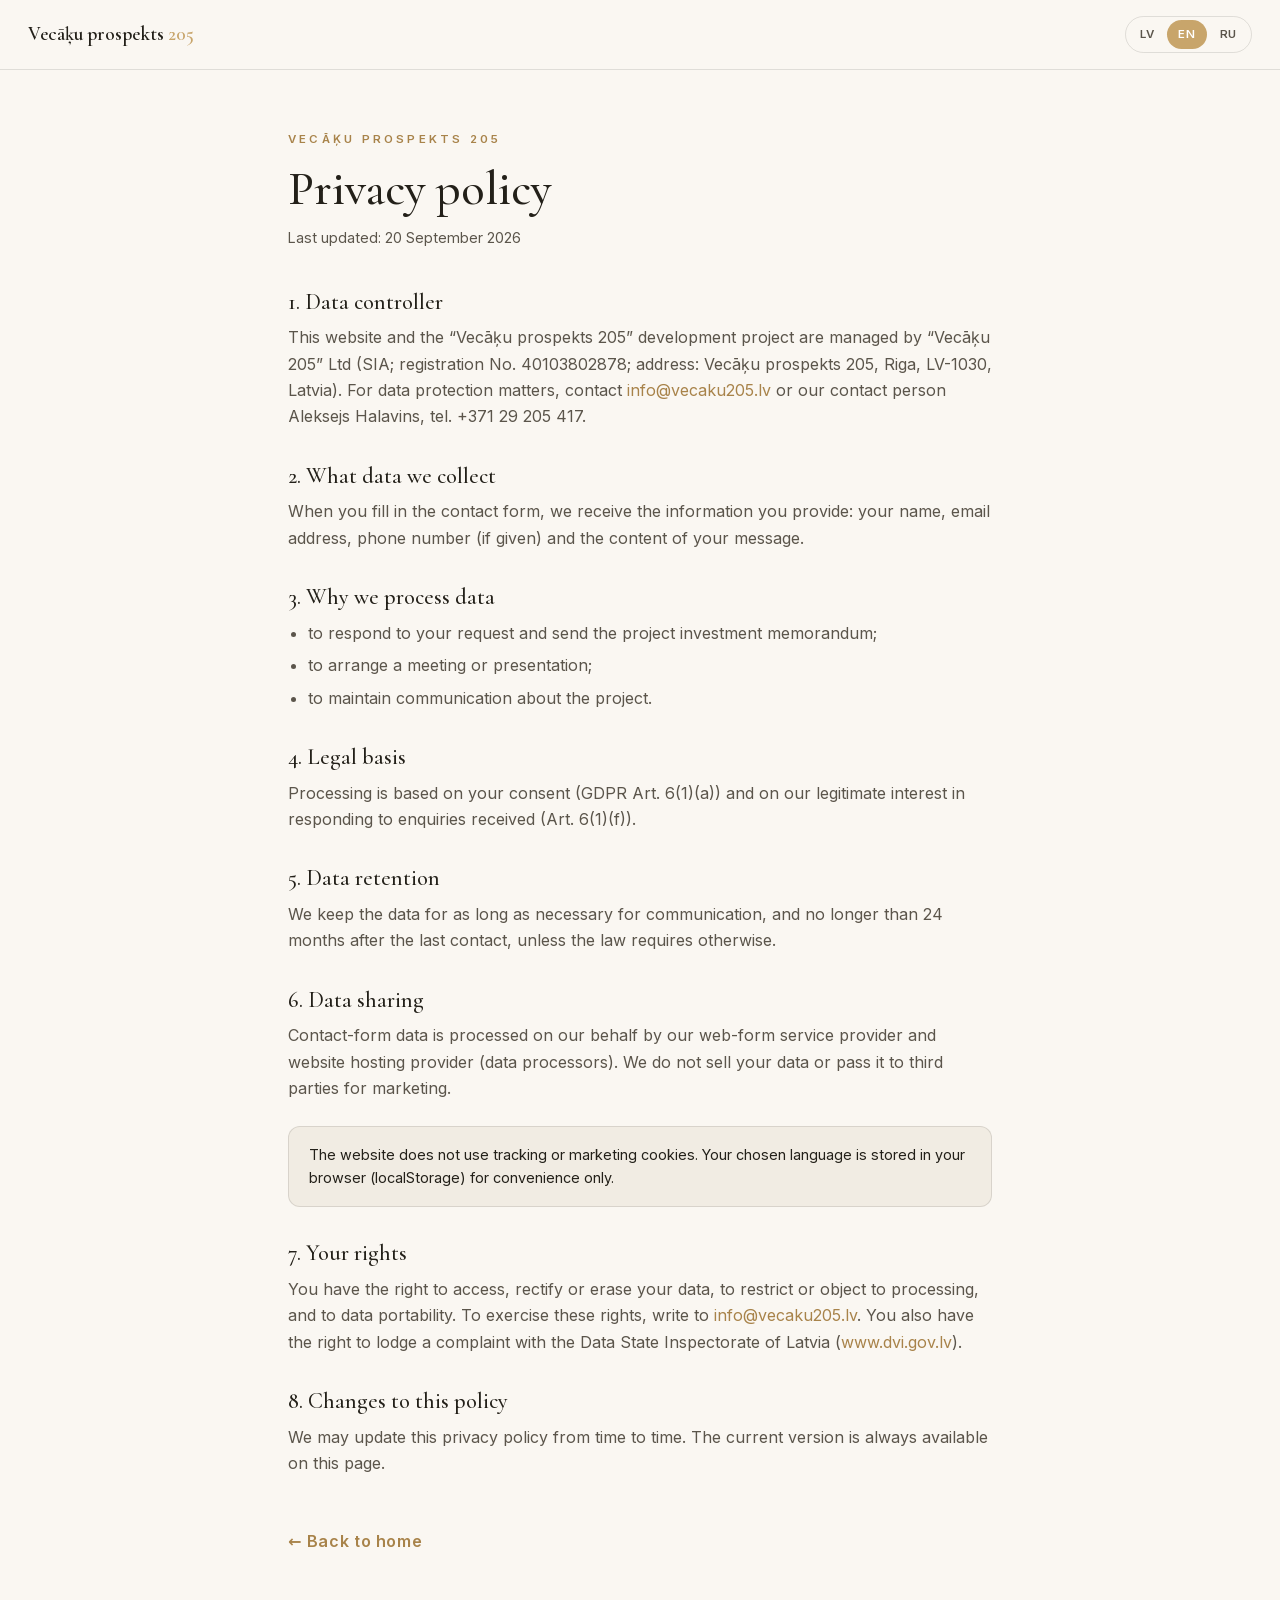
<file: privatuma-politika.html>
<!DOCTYPE html>
<html lang="lv">
<head>
<script>document.documentElement.classList.add('js');</script>
<meta charset="UTF-8" />
<meta name="viewport" content="width=device-width, initial-scale=1.0" />
<title>Privātuma politika — Vecāķu prospekts 205</title>
<meta name="robots" content="noindex" />
<link rel="stylesheet" href="fonts/fonts.css" />
<style>
:root{--sand:#c8a56b;--sand-dark:#a8834a;--ink:#232019;--ink-soft:#5b554b;--paper:#faf7f2;--paper-2:#f1ece3;--line:rgba(35,32,25,.12)}
*{box-sizing:border-box;margin:0;padding:0}
body{font-family:'Inter',system-ui,sans-serif;color:var(--ink);background:var(--paper);line-height:1.65;-webkit-font-smoothing:antialiased}
h1,h2{font-family:'Cormorant Garamond',Georgia,serif;font-weight:500;line-height:1.1}
a{color:var(--sand-dark);text-decoration:none}
a:hover{text-decoration:underline}
header{position:sticky;top:0;z-index:10;display:flex;align-items:center;justify-content:space-between;padding:16px 28px;background:rgba(250,247,242,.92);backdrop-filter:blur(10px);border-bottom:1px solid var(--line)}
.brand{font-family:'Cormorant Garamond',serif;font-size:1.2rem;font-weight:600;color:var(--ink)}
.brand b{color:var(--sand)}
.lang{display:flex;gap:2px;border:1px solid var(--line);border-radius:40px;padding:3px}
.lang button{background:none;border:none;cursor:pointer;font:inherit;font-size:.72rem;font-weight:600;letter-spacing:.06em;color:var(--ink-soft);padding:5px 11px;border-radius:40px;transition:all .25s}
.lang button.active{background:var(--sand);color:#fff}
.wrap{max-width:760px;margin:0 auto;padding:60px 28px 90px}
.eyebrow{font-size:.72rem;letter-spacing:.28em;text-transform:uppercase;color:var(--sand-dark);font-weight:600;margin-bottom:14px}
h1{font-size:clamp(2rem,5vw,3rem);margin-bottom:10px}
.updated{color:var(--ink-soft);font-size:.9rem;margin-bottom:40px}
h2{font-size:1.4rem;margin:34px 0 10px}
p{margin-bottom:12px;color:var(--ink-soft)}
ul{margin:0 0 12px 20px;color:var(--ink-soft)}
li{margin-bottom:6px}
.note{background:var(--paper-2);border:1px solid var(--line);border-radius:12px;padding:16px 20px;font-size:.9rem;margin:24px 0}
.back{display:inline-block;margin-top:40px;font-weight:600;letter-spacing:.04em}
.lang-block{display:none}
.lang-block.show{display:block}
@media(max-width:520px){header{padding:14px 18px}.wrap{padding:40px 20px 70px}}
</style>
</head>
<body>
<header>
  <a class="brand" href="index.html">Vecāķu&nbsp;prospekts&nbsp;<b>205</b></a>
  <div class="lang">
    <button data-lang="lv" class="active">LV</button>
    <button data-lang="en">EN</button>
    <button data-lang="ru">RU</button>
  </div>
</header>

<div class="wrap">

<!-- LV -->
<div class="lang-block show" data-block="lv">
  <div class="eyebrow">Vecāķu prospekts 205</div>
  <h1>Privātuma politika</h1>
  <div class="updated">Pēdējoreiz atjaunināts: 2026. gada 20. septembris</div>

  <h2>1. Pārzinis</h2>
  <p>Šo tīmekļa vietni un attīstības projektu „Vecāķu prospekts 205“ pārvalda SIA „Vecāķu 205“ (reģ. Nr. 40103802878; adrese: Vecāķu prospekts 205, Rīga, LV-1030, Latvija). Jautājumos par datu apstrādi rakstiet: <a href="mailto:info@vecaku205.lv">info@vecaku205.lv</a> vai kontaktpersonai Aleksejam Halavinam, tālr. +371 29 205 417.</p>

  <h2>2. Kādus datus mēs vācam</h2>
  <p>Aizpildot saziņas formu, mēs saņemam jūsu norādīto informāciju: vārdu un uzvārdu, e-pasta adresi, tālruņa numuru (ja norādīts) un ziņas saturu.</p>

  <h2>3. Kādam nolūkam mēs apstrādājam datus</h2>
  <ul>
    <li>atbildēt uz jūsu pieprasījumu un nosūtīt projekta investīciju memorandu;</li>
    <li>vienoties par tikšanos vai prezentāciju;</li>
    <li>uzturēt saziņu par projektu.</li>
  </ul>

  <h2>4. Juridiskais pamats</h2>
  <p>Datu apstrāde balstās uz jūsu piekrišanu (VDAR 6. panta 1. punkta „a“ apakšpunkts) un mūsu leģitīmajām interesēm atbildēt uz saņemtajiem pieprasījumiem (6. panta 1. punkta „f“ apakšpunkts).</p>

  <h2>5. Datu glabāšana</h2>
  <p>Datus glabājam tik ilgi, cik nepieciešams saziņai, un ne ilgāk kā 24 mēnešus pēc pēdējās saziņas, ja vien normatīvie akti neparedz citādi.</p>

  <h2>6. Datu nodošana</h2>
  <p>Saziņas formas datus mūsu vārdā apstrādā tīmekļa formas pakalpojuma sniedzējs un vietnes mitināšanas pakalpojums (datu apstrādātāji). Mēs nepārdodam jūsu datus un nenododam tos trešajām personām mārketinga nolūkos.</p>

  <div class="note">Vietne neizmanto izsekošanas vai mārketinga sīkdatnes. Jūsu izvēlētā valoda tiek saglabāta pārlūkā (localStorage) tikai ērtībai.</div>

  <h2>7. Jūsu tiesības</h2>
  <p>Jums ir tiesības piekļūt saviem datiem, tos labot vai dzēst, ierobežot vai iebilst pret apstrādi un uz datu pārnesamību. Lai īstenotu šīs tiesības, rakstiet <a href="mailto:info@vecaku205.lv">info@vecaku205.lv</a>. Jums ir arī tiesības iesniegt sūdzību Datu valsts inspekcijā (<a href="https://www.dvi.gov.lv" target="_blank" rel="noopener">www.dvi.gov.lv</a>).</p>

  <h2>8. Izmaiņas politikā</h2>
  <p>Mēs varam periodiski atjaunināt šo privātuma politiku. Aktuālā versija vienmēr ir pieejama šajā lapā.</p>

  <a class="back" href="index.html">← Atpakaļ uz sākumlapu</a>
</div>

<!-- EN -->
<div class="lang-block" data-block="en">
  <div class="eyebrow">Vecāķu prospekts 205</div>
  <h1>Privacy policy</h1>
  <div class="updated">Last updated: 20 September 2026</div>

  <h2>1. Data controller</h2>
  <p>This website and the “Vecāķu prospekts 205” development project are managed by “Vecāķu 205” Ltd (SIA; registration No. 40103802878; address: Vecāķu prospekts 205, Riga, LV-1030, Latvia). For data protection matters, contact <a href="mailto:info@vecaku205.lv">info@vecaku205.lv</a> or our contact person Aleksejs Halavins, tel. +371 29 205 417.</p>

  <h2>2. What data we collect</h2>
  <p>When you fill in the contact form, we receive the information you provide: your name, email address, phone number (if given) and the content of your message.</p>

  <h2>3. Why we process data</h2>
  <ul>
    <li>to respond to your request and send the project investment memorandum;</li>
    <li>to arrange a meeting or presentation;</li>
    <li>to maintain communication about the project.</li>
  </ul>

  <h2>4. Legal basis</h2>
  <p>Processing is based on your consent (GDPR Art. 6(1)(a)) and on our legitimate interest in responding to enquiries received (Art. 6(1)(f)).</p>

  <h2>5. Data retention</h2>
  <p>We keep the data for as long as necessary for communication, and no longer than 24 months after the last contact, unless the law requires otherwise.</p>

  <h2>6. Data sharing</h2>
  <p>Contact-form data is processed on our behalf by our web-form service provider and website hosting provider (data processors). We do not sell your data or pass it to third parties for marketing.</p>

  <div class="note">The website does not use tracking or marketing cookies. Your chosen language is stored in your browser (localStorage) for convenience only.</div>

  <h2>7. Your rights</h2>
  <p>You have the right to access, rectify or erase your data, to restrict or object to processing, and to data portability. To exercise these rights, write to <a href="mailto:info@vecaku205.lv">info@vecaku205.lv</a>. You also have the right to lodge a complaint with the Data State Inspectorate of Latvia (<a href="https://www.dvi.gov.lv" target="_blank" rel="noopener">www.dvi.gov.lv</a>).</p>

  <h2>8. Changes to this policy</h2>
  <p>We may update this privacy policy from time to time. The current version is always available on this page.</p>

  <a class="back" href="index.html">← Back to home</a>
</div>

<!-- RU -->
<div class="lang-block" data-block="ru">
  <div class="eyebrow">Vecāķu prospekts 205</div>
  <h1>Политика конфиденциальности</h1>
  <div class="updated">Последнее обновление: 20 сентября 2026 г.</div>

  <h2>1. Ответственный за обработку данных</h2>
  <p>Этот сайт и девелоперский проект «Vecāķu prospekts 205» управляются ООО «Vecāķu 205» (SIA; рег. № 40103802878; адрес: Vecāķu prospekts 205, Рига, LV-1030, Латвия). По вопросам обработки данных пишите: <a href="mailto:info@vecaku205.lv">info@vecaku205.lv</a> или контактному лицу Алексею Халавину, тел. +371 29 205 417.</p>

  <h2>2. Какие данные мы собираем</h2>
  <p>При заполнении формы обратной связи мы получаем указанную вами информацию: имя и фамилию, адрес электронной почты, номер телефона (если указан) и текст сообщения.</p>

  <h2>3. Цели обработки данных</h2>
  <ul>
    <li>ответить на ваш запрос и выслать инвестиционный меморандум проекта;</li>
    <li>договориться о встрече или презентации;</li>
    <li>поддерживать связь по проекту.</li>
  </ul>

  <h2>4. Правовое основание</h2>
  <p>Обработка основана на вашем согласии (ст. 6(1)(a) GDPR) и на нашем законном интересе отвечать на полученные запросы (ст. 6(1)(f)).</p>

  <h2>5. Срок хранения</h2>
  <p>Мы храним данные столько, сколько необходимо для связи, и не дольше 24 месяцев после последнего контакта, если иное не требуется законом.</p>

  <h2>6. Передача данных</h2>
  <p>Данные формы обрабатываются от нашего имени поставщиком сервиса веб-форм и хостинг-провайдером сайта (обработчики данных). Мы не продаём ваши данные и не передаём их третьим лицам в маркетинговых целях.</p>

  <div class="note">Сайт не использует отслеживающие или маркетинговые файлы cookie. Выбранный язык сохраняется в вашем браузере (localStorage) только для удобства.</div>

  <h2>7. Ваши права</h2>
  <p>Вы имеете право на доступ, исправление или удаление ваших данных, ограничение обработки или возражение против неё, а также на переносимость данных. Для реализации этих прав пишите на <a href="mailto:info@vecaku205.lv">info@vecaku205.lv</a>. Вы также вправе подать жалобу в Государственную инспекцию данных Латвии (<a href="https://www.dvi.gov.lv" target="_blank" rel="noopener">www.dvi.gov.lv</a>).</p>

  <h2>8. Изменения политики</h2>
  <p>Мы можем периодически обновлять эту политику конфиденциальности. Актуальная версия всегда доступна на этой странице.</p>

  <a class="back" href="index.html">← На главную</a>
</div>

</div>

<script>
function setLang(lang){
  document.documentElement.lang = lang;
  document.querySelectorAll('.lang-block').forEach(b=>b.classList.toggle('show', b.dataset.block===lang));
  document.querySelectorAll('.lang button').forEach(b=>b.classList.toggle('active', b.dataset.lang===lang));
  try{ localStorage.setItem('v205_lang', lang); }catch(e){}
}
document.querySelectorAll('.lang button').forEach(b=>b.addEventListener('click',()=>setLang(b.dataset.lang)));
let saved='lv';
try{ saved = localStorage.getItem('v205_lang') || (navigator.language||'lv').slice(0,2); }catch(e){}
if(!['lv','en','ru'].includes(saved)) saved='lv';
setLang(saved);
</script>
</body>
</html>
</file>
<file: fonts/fonts.css>
/* Self-hosted Google Fonts (SIL OFL 1.1): Cormorant Garamond, Inter. Subsets: latin, latin-ext, cyrillic, cyrillic-ext. */
@font-face{font-family:'Cormorant Garamond';font-style:normal;font-weight:400 600;font-display:swap;src:url(CormorantGaramond-cyrillic-ext.woff2) format('woff2');unicode-range:U+0460-052F, U+1C80-1C8A, U+20B4, U+2DE0-2DFF, U+A640-A69F, U+FE2E-FE2F}
@font-face{font-family:'Cormorant Garamond';font-style:normal;font-weight:400 600;font-display:swap;src:url(CormorantGaramond-cyrillic.woff2) format('woff2');unicode-range:U+0301, U+0400-045F, U+0490-0491, U+04B0-04B1, U+2116}
@font-face{font-family:'Cormorant Garamond';font-style:normal;font-weight:400 600;font-display:swap;src:url(CormorantGaramond-latin-ext.woff2) format('woff2');unicode-range:U+0100-02BA, U+02BD-02C5, U+02C7-02CC, U+02CE-02D7, U+02DD-02FF, U+0304, U+0308, U+0329, U+1D00-1DBF, U+1E00-1E9F, U+1EF2-1EFF, U+2020, U+20A0-20AB, U+20AD-20C4, U+2113, U+2C60-2C7F, U+A720-A7FF}
@font-face{font-family:'Cormorant Garamond';font-style:normal;font-weight:400 600;font-display:swap;src:url(CormorantGaramond-latin.woff2) format('woff2');unicode-range:U+0000-00FF, U+0131, U+0152-0153, U+02BB-02BC, U+02C6, U+02DA, U+02DC, U+0304, U+0308, U+0329, U+2000-206F, U+20AC, U+2122, U+2191, U+2193, U+2212, U+2215, U+FEFF, U+FFFD}
@font-face{font-family:'Inter';font-style:normal;font-weight:300 600;font-display:swap;src:url(Inter-cyrillic-ext.woff2) format('woff2');unicode-range:U+0460-052F, U+1C80-1C8A, U+20B4, U+2DE0-2DFF, U+A640-A69F, U+FE2E-FE2F}
@font-face{font-family:'Inter';font-style:normal;font-weight:300 600;font-display:swap;src:url(Inter-cyrillic.woff2) format('woff2');unicode-range:U+0301, U+0400-045F, U+0490-0491, U+04B0-04B1, U+2116}
@font-face{font-family:'Inter';font-style:normal;font-weight:300 600;font-display:swap;src:url(Inter-latin-ext.woff2) format('woff2');unicode-range:U+0100-02BA, U+02BD-02C5, U+02C7-02CC, U+02CE-02D7, U+02DD-02FF, U+0304, U+0308, U+0329, U+1D00-1DBF, U+1E00-1E9F, U+1EF2-1EFF, U+2020, U+20A0-20AB, U+20AD-20C4, U+2113, U+2C60-2C7F, U+A720-A7FF}
@font-face{font-family:'Inter';font-style:normal;font-weight:300 600;font-display:swap;src:url(Inter-latin.woff2) format('woff2');unicode-range:U+0000-00FF, U+0131, U+0152-0153, U+02BB-02BC, U+02C6, U+02DA, U+02DC, U+0304, U+0308, U+0329, U+2000-206F, U+20AC, U+2122, U+2191, U+2193, U+2212, U+2215, U+FEFF, U+FFFD}
</file>
